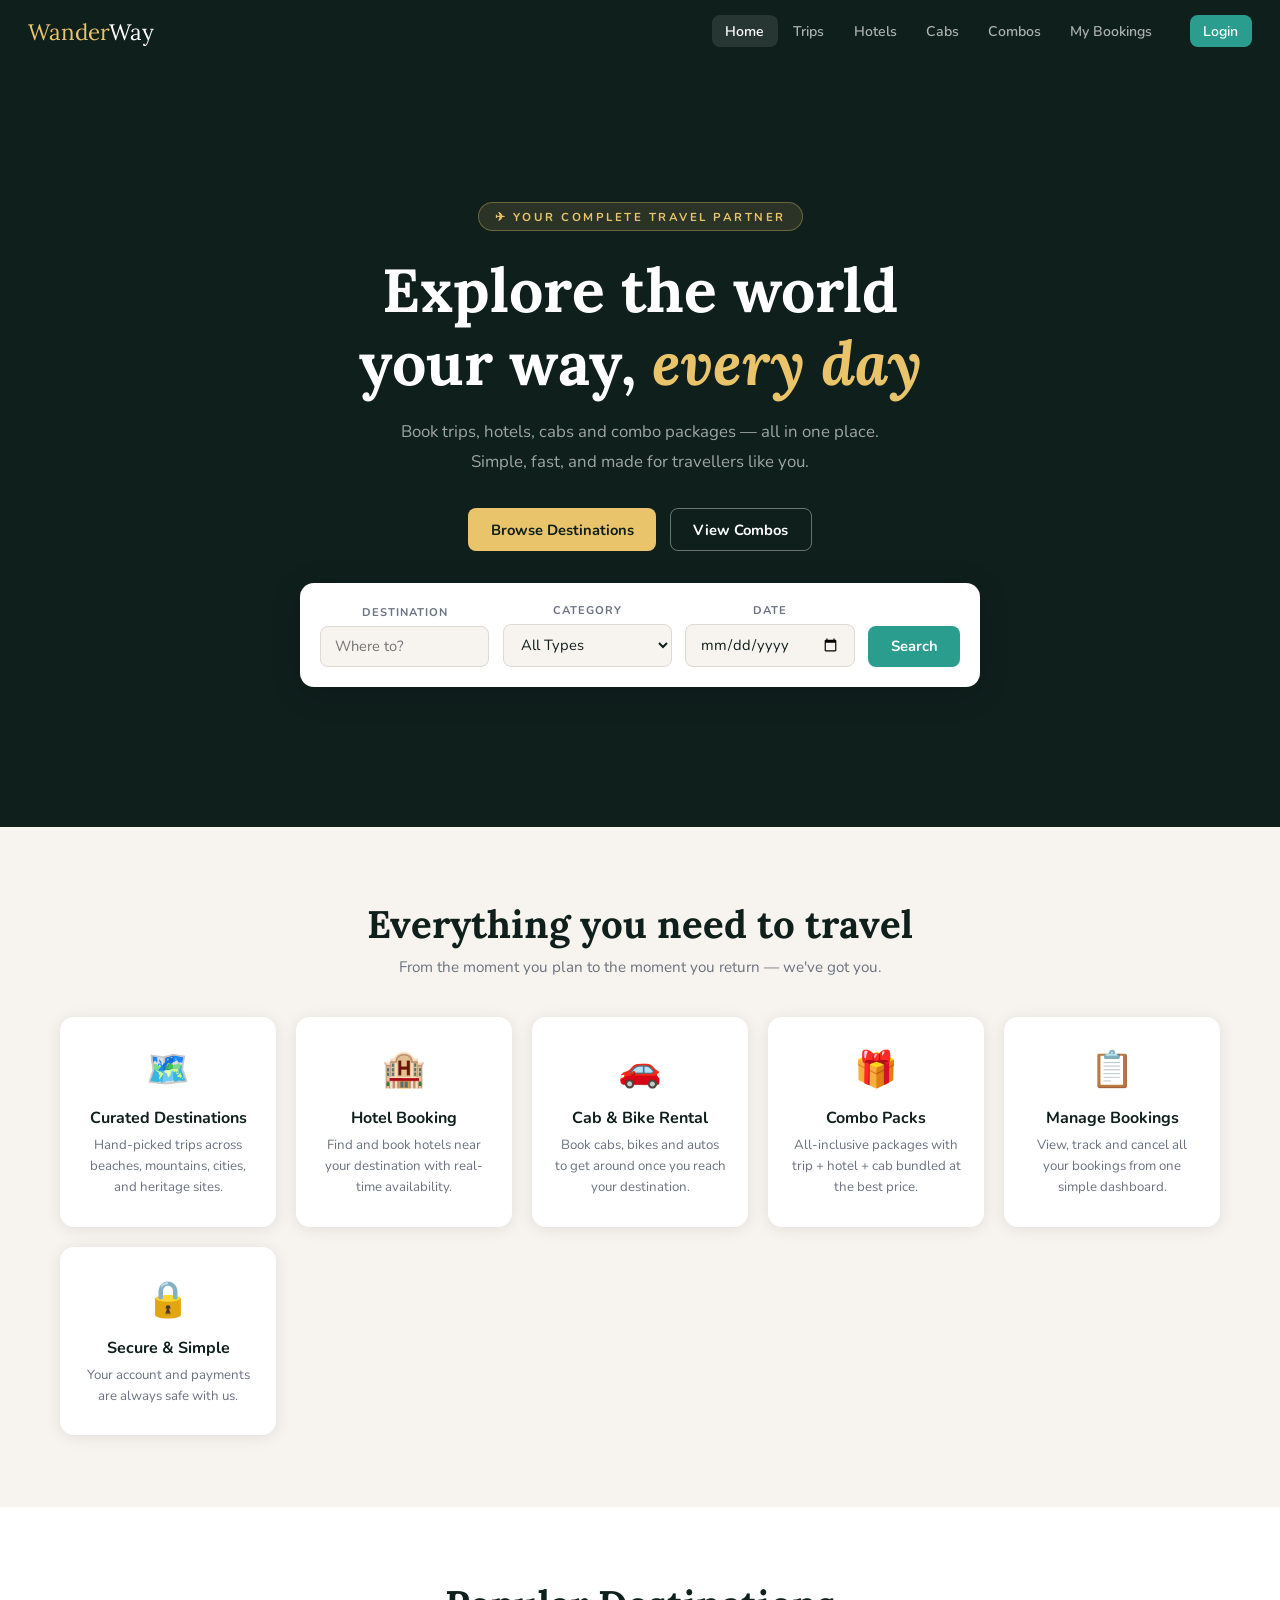
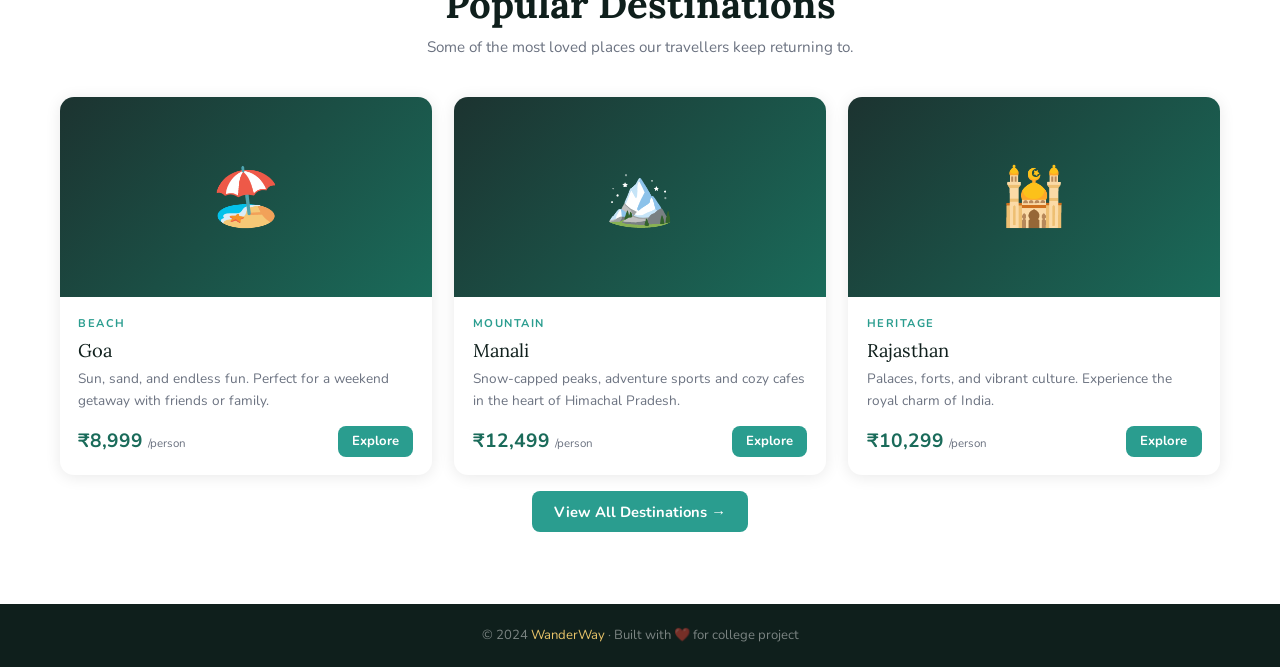
<file: index.html>
<!DOCTYPE html>
<html lang="en">
<head>
  <meta charset="UTF-8" />
  <meta name="viewport" content="width=device-width, initial-scale=1.0"/>
  <title>WanderWay — Travel Management</title>
  <link rel="stylesheet" href="style.css"/>
</head>
<body>

<nav>
  <a class="nav-logo" href="index.html">Wander<span>Way</span></a>
  <div class="nav-links">
    <a href="index.html" class="active">Home</a>
    <a href="destinations.html">Trips</a>
    <a href="hotels.html">Hotels</a>
    <a href="cabs.html">Cabs</a>
    <a href="combos.html">Combos</a>
    <a href="mybookings.html">My Bookings</a>
    <span id="nav-user"></span>
    <a href="login.html" class="btn-nav">Login</a>
  </div>
</nav>

<!-- HERO -->
<section class="hero">
  <div class="hero-content">
    <div class="hero-badge">✈ Your complete travel partner</div>
    <h1>Explore the world<br/>your way, <em>every day</em></h1>
    <p>Book trips, hotels, cabs and combo packages — all in one place. Simple, fast, and made for travellers like you.</p>
    <div class="hero-btns">
      <a href="destinations.html" class="btn btn-accent">Browse Destinations</a>
      <a href="combos.html" class="btn btn-outline">View Combos</a>
    </div>

    <div class="search-bar">
      <div class="field">
        <label>Destination</label>
        <input type="text" placeholder="Where to?" id="hero-search"/>
      </div>
      <div class="field">
        <label>Category</label>
        <select>
          <option>All Types</option>
          <option>Beach</option>
          <option>Mountain</option>
          <option>City</option>
          <option>Heritage</option>
        </select>
      </div>
      <div class="field">
        <label>Date</label>
        <input type="date"/>
      </div>
      <button class="btn btn-primary" onclick="goSearch()">Search</button>
    </div>
  </div>
</section>

<!-- FEATURES -->
<section class="section">
  <div class="container">
    <div class="section-header">
      <h2>Everything you need to travel</h2>
      <p>From the moment you plan to the moment you return — we've got you.</p>
    </div>
    <div class="features-grid">
      <div class="feature-item">
        <span class="feature-icon">🗺️</span>
        <h3>Curated Destinations</h3>
        <p>Hand-picked trips across beaches, mountains, cities, and heritage sites.</p>
      </div>
      <div class="feature-item">
        <span class="feature-icon">🏨</span>
        <h3>Hotel Booking</h3>
        <p>Find and book hotels near your destination with real-time availability.</p>
      </div>
      <div class="feature-item">
        <span class="feature-icon">🚗</span>
        <h3>Cab & Bike Rental</h3>
        <p>Book cabs, bikes and autos to get around once you reach your destination.</p>
      </div>
      <div class="feature-item">
        <span class="feature-icon">🎁</span>
        <h3>Combo Packs</h3>
        <p>All-inclusive packages with trip + hotel + cab bundled at the best price.</p>
      </div>
      <div class="feature-item">
        <span class="feature-icon">📋</span>
        <h3>Manage Bookings</h3>
        <p>View, track and cancel all your bookings from one simple dashboard.</p>
      </div>
      <div class="feature-item">
        <span class="feature-icon">🔒</span>
        <h3>Secure & Simple</h3>
        <p>Your account and payments are always safe with us.</p>
      </div>
    </div>
  </div>
</section>

<!-- POPULAR DESTINATIONS (static preview) -->
<section class="section section-alt">
  <div class="container">
    <div class="section-header">
      <h2>Popular Destinations</h2>
      <p>Some of the most loved places our travellers keep returning to.</p>
    </div>
    <div class="cards-grid">
      <div class="card">
        <div class="card-img-placeholder">🏖️</div>
        <div class="card-body">
          <div class="card-tag">Beach</div>
          <div class="card-title">Goa</div>
          <div class="card-desc">Sun, sand, and endless fun. Perfect for a weekend getaway with friends or family.</div>
          <div class="card-footer">
            <div class="card-price">₹8,999 <small>/person</small></div>
            <a href="destinations.html" class="btn btn-primary btn-sm">Explore</a>
          </div>
        </div>
      </div>
      <div class="card">
        <div class="card-img-placeholder">🏔️</div>
        <div class="card-body">
          <div class="card-tag">Mountain</div>
          <div class="card-title">Manali</div>
          <div class="card-desc">Snow-capped peaks, adventure sports and cozy cafes in the heart of Himachal Pradesh.</div>
          <div class="card-footer">
            <div class="card-price">₹12,499 <small>/person</small></div>
            <a href="destinations.html" class="btn btn-primary btn-sm">Explore</a>
          </div>
        </div>
      </div>
      <div class="card">
        <div class="card-img-placeholder">🕌</div>
        <div class="card-body">
          <div class="card-tag">Heritage</div>
          <div class="card-title">Rajasthan</div>
          <div class="card-desc">Palaces, forts, and vibrant culture. Experience the royal charm of India.</div>
          <div class="card-footer">
            <div class="card-price">₹10,299 <small>/person</small></div>
            <a href="destinations.html" class="btn btn-primary btn-sm">Explore</a>
          </div>
        </div>
      </div>
    </div>
    <div class="text-center mt-2">
      <a href="destinations.html" class="btn btn-primary">View All Destinations →</a>
    </div>
  </div>
</section>

<footer>
  <p>© 2024 <span>WanderWay</span> · Built with ❤️ for college project</p>
</footer>

<script src="app.js"></script>
<script>
function goSearch() {
  const q = document.getElementById('hero-search').value;
  if (q) window.location.href = 'destinations.html?q=' + encodeURIComponent(q);
  else   window.location.href = 'destinations.html';
}
</script>
</body>
</html>
</file>
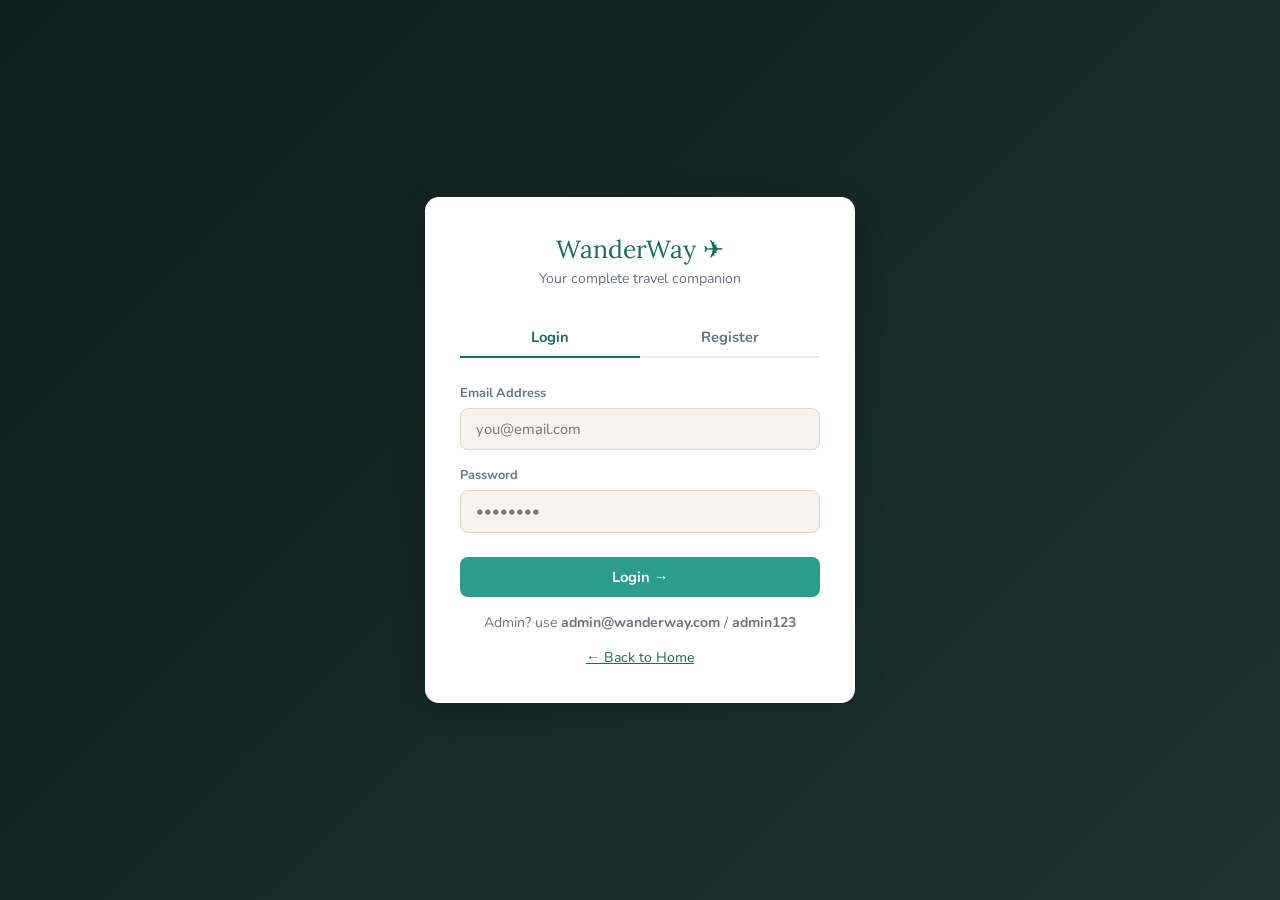
<file: admin.html>
<!DOCTYPE html>
<html lang="en">
<head>
  <meta charset="UTF-8"/>
  <meta name="viewport" content="width=device-width, initial-scale=1.0"/>
  <title>Admin — WanderWay</title>
  <link rel="stylesheet" href="style.css"/>
</head>
<body>

<div class="admin-layout">
  <!-- SIDEBAR -->
  <aside class="admin-sidebar">
    <div class="sidebar-logo">⚙ Admin</div>
    <a href="#" data-section="dashboard" class="active" onclick="adminShowSection('dashboard')">📊 Dashboard</a>
    <a href="#" data-section="bookings"  onclick="adminShowSection('bookings')">📋 All Bookings</a>
    <a href="#" data-section="users"     onclick="adminShowSection('users')">👥 Users</a>
    <a href="#" data-section="add-dest"  onclick="adminShowSection('add-dest')">🗺️ Add Destination</a>
    <a href="#" data-section="add-hotel" onclick="adminShowSection('add-hotel')">🏨 Add Hotel</a>
    <a href="#" data-section="add-cab"   onclick="adminShowSection('add-cab')">🚗 Add Cab</a>
    <a href="#" data-section="add-combo" onclick="adminShowSection('add-combo')">🎁 Add Combo</a>
    <a href="index.html" style="margin-top:auto">← Back to Site</a>
    <a href="#" class="logout-btn" style="color:#e63946">🚪 Logout</a>
  </aside>

  <!-- CONTENT -->
  <main class="admin-content">
    <div id="admin-alert"></div>

    <!-- DASHBOARD -->
    <div id="section-dashboard" class="admin-section">
      <h2>Dashboard</h2>
      <div class="admin-stats">
        <div class="stat-card">
          <div class="stat-label">Total Users</div>
          <div class="stat-value" id="stat-users">—</div>
        </div>
        <div class="stat-card">
          <div class="stat-label">Bookings</div>
          <div class="stat-value" id="stat-bookings">—</div>
        </div>
        <div class="stat-card">
          <div class="stat-label">Revenue</div>
          <div class="stat-value" id="stat-revenue">—</div>
        </div>
        <div class="stat-card">
          <div class="stat-label">Destinations</div>
          <div class="stat-value" id="stat-destinations">—</div>
        </div>
      </div>
    </div>

    <!-- ALL BOOKINGS -->
    <div id="section-bookings" class="admin-section hidden">
      <h2>All Bookings</h2>
      <div class="admin-table-wrap">
        <div style="overflow-x:auto;">
          <table class="bookings-table">
            <thead>
              <tr><th>User</th><th>Item</th><th>Type</th><th>Date</th><th>Total</th><th>Status</th></tr>
            </thead>
            <tbody id="admin-bookings-tbody">
              <tr><td colspan="6" class="text-center text-muted" style="padding:1rem">Loading...</td></tr>
            </tbody>
          </table>
        </div>
      </div>
    </div>

    <!-- USERS -->
    <div id="section-users" class="admin-section hidden">
      <h2>All Users</h2>
      <div class="admin-table-wrap">
        <div style="overflow-x:auto;">
          <table class="bookings-table">
            <thead>
              <tr><th>Name</th><th>Email</th><th>Phone</th><th>Role</th></tr>
            </thead>
            <tbody id="admin-users-tbody">
              <tr><td colspan="4" class="text-center text-muted" style="padding:1rem">Loading...</td></tr>
            </tbody>
          </table>
        </div>
      </div>
    </div>

    <!-- ADD DESTINATION -->
    <div id="section-add-dest" class="admin-section hidden">
      <h2>Add Destination</h2>
      <div class="admin-table-wrap" style="max-width:560px;">
        <form id="add-destination-form">
          <div class="form-group"><label>Name</label><input type="text" id="d-name" placeholder="e.g. Goa" required/></div>
          <div class="form-row">
            <div class="form-group"><label>Category</label>
              <select id="d-category">
                <option>Beach</option><option>Mountain</option><option>City</option><option>Heritage</option><option>Adventure</option>
              </select>
            </div>
            <div class="form-group"><label>Emoji</label><input type="text" id="d-emoji" placeholder="🌊" maxlength="2"/></div>
          </div>
          <div class="form-group"><label>Description</label><textarea id="d-description" rows="3" required></textarea></div>
          <div class="form-group"><label>Price per person (₹)</label><input type="number" id="d-price" required/></div>
          <button type="submit" class="btn btn-primary">Add Destination</button>
        </form>
      </div>
    </div>

    <!-- ADD HOTEL -->
    <div id="section-add-hotel" class="admin-section hidden">
      <h2>Add Hotel</h2>
      <div class="admin-table-wrap" style="max-width:560px;">
        <form id="add-hotel-form">
          <div class="form-row">
            <div class="form-group"><label>Hotel Name</label><input type="text" id="h-name" required/></div>
            <div class="form-group"><label>Location</label><input type="text" id="h-location" placeholder="e.g. Goa Beach" required/></div>
          </div>
          <div class="form-row">
            <div class="form-group"><label>Stars (1–5)</label><input type="number" id="h-stars" min="1" max="5" value="3" required/></div>
            <div class="form-group"><label>Emoji</label><input type="text" id="h-emoji" placeholder="🏨" maxlength="2"/></div>
          </div>
          <div class="form-group"><label>Description</label><textarea id="h-description" rows="3" required></textarea></div>
          <div class="form-group"><label>Price per night (₹)</label><input type="number" id="h-price" required/></div>
          <button type="submit" class="btn btn-primary">Add Hotel</button>
        </form>
      </div>
    </div>

    <!-- ADD CAB -->
    <div id="section-add-cab" class="admin-section hidden">
      <h2>Add Cab / Bike</h2>
      <div class="admin-table-wrap" style="max-width:560px;">
        <form id="add-cab-form">
          <div class="form-row">
            <div class="form-group"><label>Name</label><input type="text" id="c-name" placeholder="e.g. Swift Dzire" required/></div>
            <div class="form-group"><label>Type</label>
              <select id="c-type">
                <option>Cab</option><option>Bike</option><option>Auto</option><option>SUV</option><option>Luxury</option>
              </select>
            </div>
          </div>
          <div class="form-row">
            <div class="form-group"><label>Seats</label><input type="number" id="c-seats" value="4" min="1" max="10" required/></div>
            <div class="form-group"><label>Emoji</label><input type="text" id="c-emoji" placeholder="🚗" maxlength="2"/></div>
          </div>
          <div class="form-group"><label>Description</label><textarea id="c-description" rows="3" required></textarea></div>
          <div class="form-group"><label>Price per km (₹)</label><input type="number" id="c-price" step="0.5" required/></div>
          <button type="submit" class="btn btn-primary">Add Cab/Bike</button>
        </form>
      </div>
    </div>

    <!-- ADD COMBO -->
    <div id="section-add-combo" class="admin-section hidden">
      <h2>Add Combo Pack</h2>
      <div class="admin-table-wrap" style="max-width:560px;">
        <form id="add-combo-form">
          <div class="form-row">
            <div class="form-group"><label>Combo Name</label><input type="text" id="co-name" placeholder="e.g. Goa Bliss Pack" required/></div>
            <div class="form-group"><label>Destination</label><input type="text" id="co-destination" placeholder="e.g. Goa" required/></div>
          </div>
          <div class="form-row">
            <div class="form-group"><label>Duration (days)</label><input type="number" id="co-duration" value="3" min="1" required/></div>
            <div class="form-group"><label>Total Price/person (₹)</label><input type="number" id="co-price" required/></div>
          </div>
          <div class="form-group">
            <label>What's Included (one per line)</label>
            <textarea id="co-includes" rows="5" placeholder="3 nights hotel&#10;Return flights&#10;Cab transfers&#10;Breakfast included"></textarea>
          </div>
          <button type="submit" class="btn btn-primary">Add Combo Pack</button>
        </form>
      </div>
    </div>

  </main>
</div>

<script src="app.js"></script>
<script>
  if (!localStorage.getItem('token')) window.location.href = 'login.html';
  // Default show dashboard
  adminShowSection('dashboard');
</script>
</body>
</html>
</file>
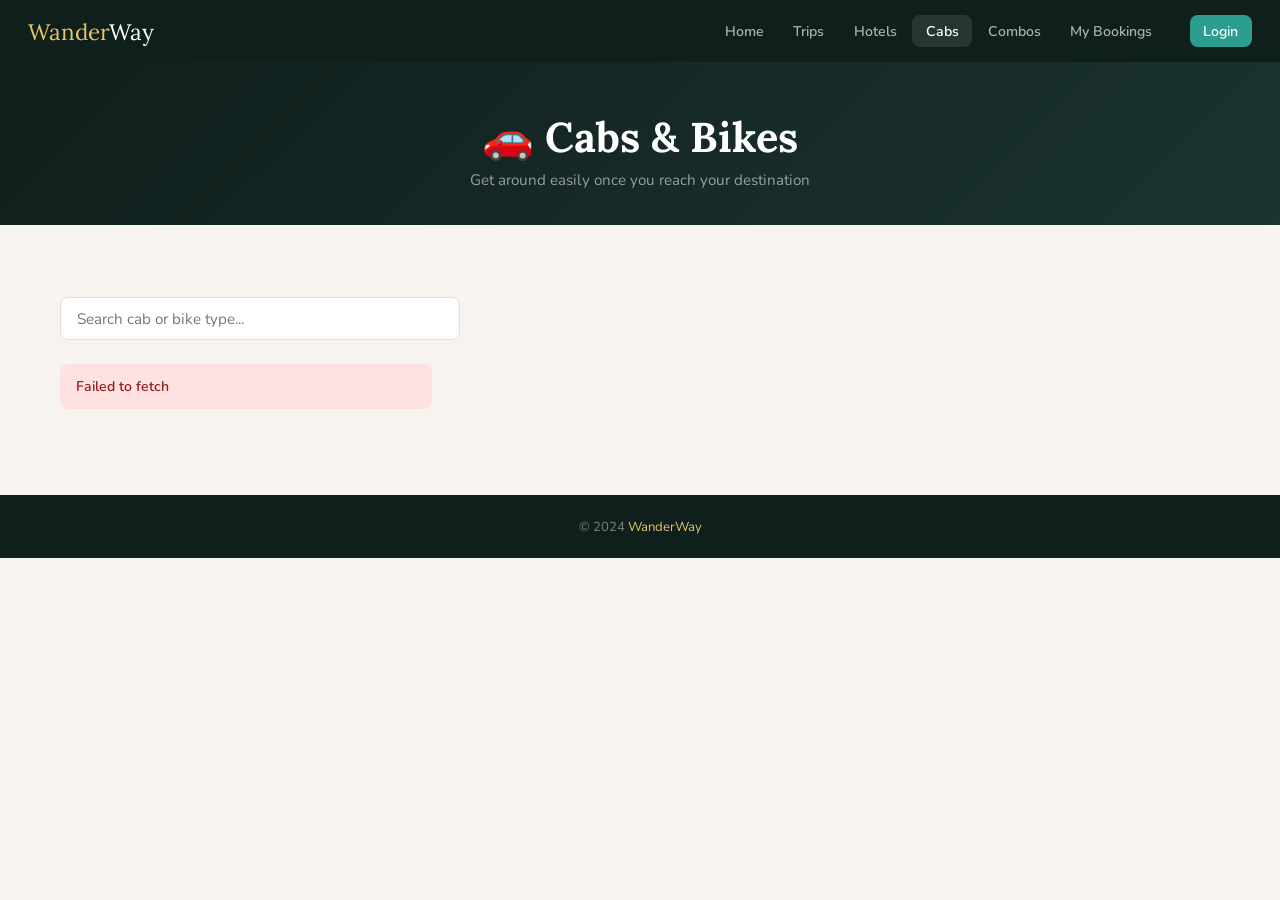
<file: cabs.html>
<!DOCTYPE html>
<html lang="en">
<head>
  <meta charset="UTF-8"/>
  <meta name="viewport" content="width=device-width, initial-scale=1.0"/>
  <title>Cabs & Bikes — WanderWay</title>
  <link rel="stylesheet" href="style.css"/>
</head>
<body>
<nav>
  <a class="nav-logo" href="index.html">Wander<span>Way</span></a>
  <div class="nav-links">
    <a href="index.html">Home</a>
    <a href="destinations.html">Trips</a>
    <a href="hotels.html">Hotels</a>
    <a href="cabs.html" class="active">Cabs</a>
    <a href="combos.html">Combos</a>
    <a href="mybookings.html">My Bookings</a>
    <span id="nav-user"></span>
    <a href="login.html" class="btn-nav">Login</a>
  </div>
</nav>

<div class="page-header">
  <h1>🚗 Cabs & Bikes</h1>
  <p>Get around easily once you reach your destination</p>
</div>

<section class="section">
  <div class="container">
    <div id="page-alert"></div>
    <div style="margin-bottom:1.5rem;">
      <input type="text" id="cab-search" placeholder="Search cab or bike type..." style="width:100%; max-width:400px; padding:0.65rem 1rem; border:1.5px solid #e5e0d8; border-radius:8px; font-family:inherit; font-size:0.95rem; outline:none;"/>
    </div>
    <div class="cards-grid" id="cabs-grid">
      <p class="text-muted">Loading...</p>
    </div>
  </div>
</section>

<div class="modal-overlay" id="booking-modal">
  <div class="modal">
    <div class="modal-header">
      <h3 id="booking-item-name">Book Cab/Bike</h3>
      <button class="modal-close" onclick="closeModal('booking-modal')">✕</button>
    </div>
    <div id="modal-alert"></div>
    <form id="booking-form">
      <div class="form-group">
        <label>Pickup Date</label>
        <input type="date" id="booking-date" required/>
      </div>
      <div class="form-group">
        <label id="booking-type-label">Distance (km)</label>
        <input type="number" id="booking-qty" value="10" min="1" required/>
      </div>
      <div class="form-group">
        <label>Pickup Location / Notes</label>
        <textarea id="booking-notes" rows="2" placeholder="Where to pick you up?"></textarea>
      </div>
      <div style="display:flex; justify-content:space-between; align-items:center; margin-bottom:1rem; padding:0.75rem; background:var(--gray-light); border-radius:8px;">
        <span style="color:var(--gray); font-size:0.9rem;">Rate: <span id="booking-unit-price">₹0</span>/km</span>
        <span style="font-weight:700; font-size:1.1rem; color:var(--primary)">Total: <span id="booking-total">₹0</span></span>
      </div>
      <button type="submit" class="btn btn-primary btn-full">Confirm Booking ✓</button>
    </form>
  </div>
</div>

<footer><p>© 2024 <span>WanderWay</span></p></footer>
<script src="app.js"></script>
</body>
</html>
</file>
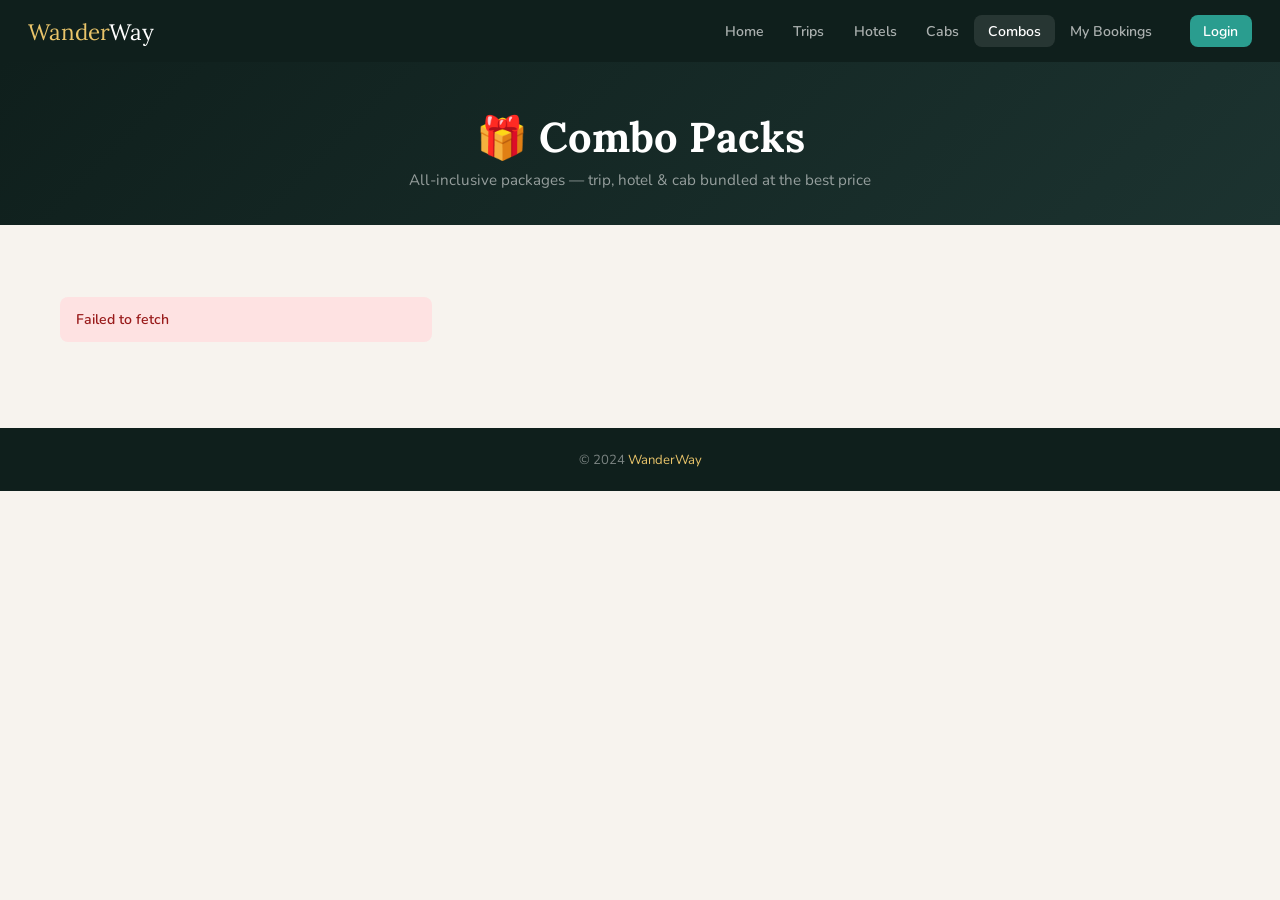
<file: combos.html>
<!DOCTYPE html>
<html lang="en">
<head>
  <meta charset="UTF-8"/>
  <meta name="viewport" content="width=device-width, initial-scale=1.0"/>
  <title>Combo Packs — WanderWay</title>
  <link rel="stylesheet" href="style.css"/>
</head>
<body>
<nav>
  <a class="nav-logo" href="index.html">Wander<span>Way</span></a>
  <div class="nav-links">
    <a href="index.html">Home</a>
    <a href="destinations.html">Trips</a>
    <a href="hotels.html">Hotels</a>
    <a href="cabs.html">Cabs</a>
    <a href="combos.html" class="active">Combos</a>
    <a href="mybookings.html">My Bookings</a>
    <span id="nav-user"></span>
    <a href="login.html" class="btn-nav">Login</a>
  </div>
</nav>

<div class="page-header">
  <h1>🎁 Combo Packs</h1>
  <p>All-inclusive packages — trip, hotel & cab bundled at the best price</p>
</div>

<section class="section">
  <div class="container">
    <div id="page-alert"></div>
    <div class="cards-grid" id="combos-grid">
      <p class="text-muted">Loading...</p>
    </div>
  </div>
</section>

<div class="modal-overlay" id="booking-modal">
  <div class="modal">
    <div class="modal-header">
      <h3 id="booking-item-name">Book Combo</h3>
      <button class="modal-close" onclick="closeModal('booking-modal')">✕</button>
    </div>
    <div id="modal-alert"></div>
    <form id="booking-form">
      <div class="form-group">
        <label>Travel Date</label>
        <input type="date" id="booking-date" required/>
      </div>
      <div class="form-group">
        <label id="booking-type-label">Persons</label>
        <input type="number" id="booking-qty" value="1" min="1" max="10" required/>
      </div>
      <div class="form-group">
        <label>Notes (optional)</label>
        <textarea id="booking-notes" rows="2" placeholder="Any special requests?"></textarea>
      </div>
      <div style="display:flex; justify-content:space-between; align-items:center; margin-bottom:1rem; padding:0.75rem; background:var(--gray-light); border-radius:8px;">
        <span style="color:var(--gray); font-size:0.9rem;">Per person: <span id="booking-unit-price">₹0</span></span>
        <span style="font-weight:700; font-size:1.1rem; color:var(--primary)">Total: <span id="booking-total">₹0</span></span>
      </div>
      <button type="submit" class="btn btn-primary btn-full">Confirm Booking ✓</button>
    </form>
  </div>
</div>

<footer><p>© 2024 <span>WanderWay</span></p></footer>
<script src="app.js"></script>
</body>
</html>
</file>
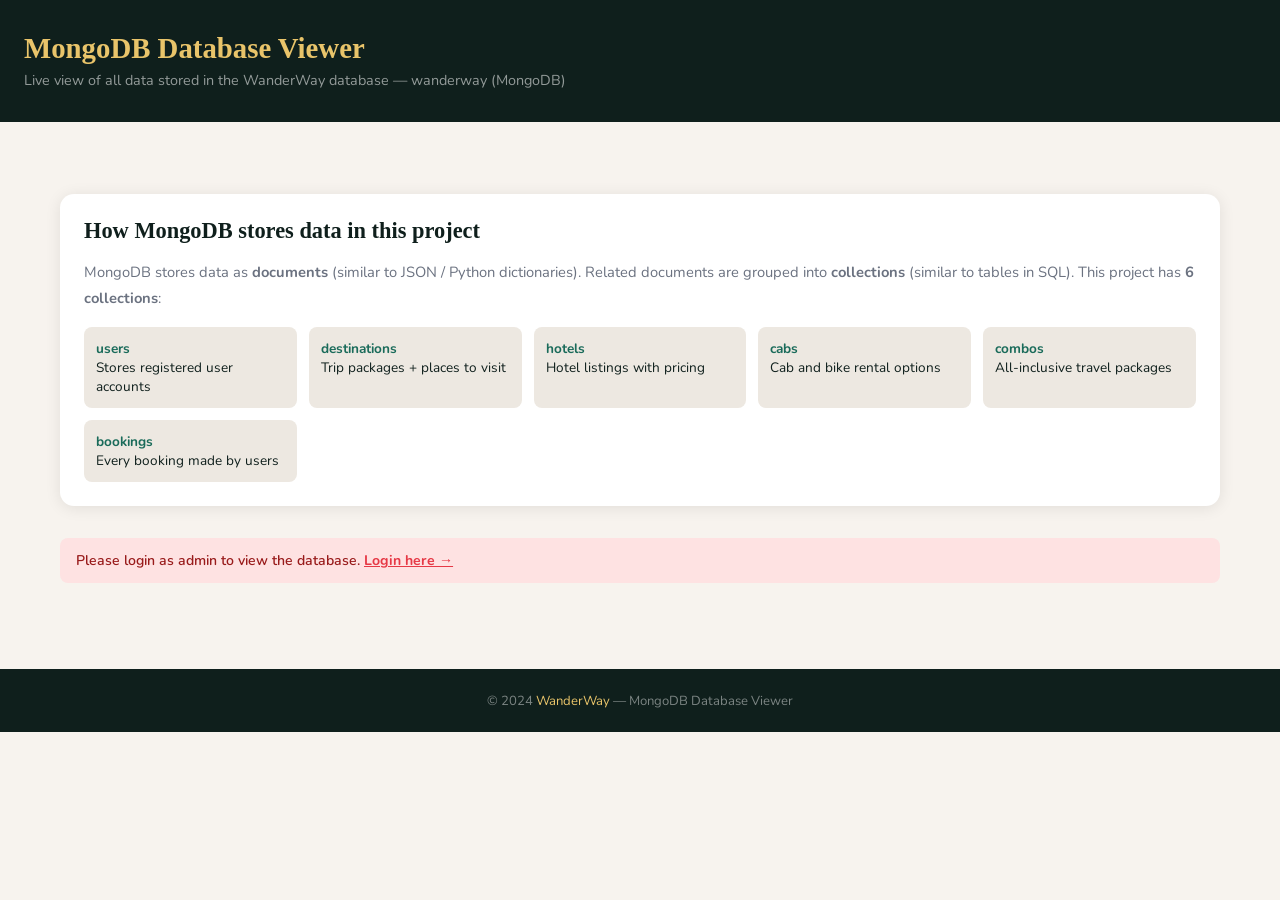
<file: dbviewer.html>
<!DOCTYPE html>
<html lang="en">
<head>
  <meta charset="UTF-8"/>
  <meta name="viewport" content="width=device-width, initial-scale=1.0"/>
  <title>MongoDB Viewer — WanderWay</title>
  <link rel="stylesheet" href="style.css"/>
  <style>
    .db-header { background: #0f1f1c; padding: 2rem 1.5rem; }
    .db-header h1 { font-family: 'Playfair Display', serif; color: #e9c46a; font-size: 1.8rem; margin-bottom: 0.3rem; }
    .db-header p { color: rgba(255,255,255,0.55); font-size: 0.9rem; }

    .collection-tabs { display: flex; gap: 0.5rem; flex-wrap: wrap; margin-bottom: 1.5rem; }
    .col-tab {
      padding: 0.5rem 1.1rem; border-radius: 6px; cursor: pointer;
      font-size: 0.85rem; font-weight: 600;
      background: var(--white); border: 1.5px solid #e5e0d8;
      color: var(--gray); transition: all 0.2s;
    }
    .col-tab.active { background: var(--primary); color: #fff; border-color: var(--primary); }
    .col-tab:hover:not(.active) { border-color: var(--primary-light); color: var(--primary); }

    .collection-panel { display: none; }
    .collection-panel.active { display: block; }

    .col-info {
      background: #e1f5ee; border-radius: 8px; padding: 0.75rem 1rem;
      font-size: 0.85rem; color: #085041; margin-bottom: 1rem;
      display: flex; justify-content: space-between; align-items: center;
    }
    .col-info strong { font-weight: 700; }

    .json-doc {
      background: #1c2b29; border-radius: 10px; padding: 1rem 1.2rem;
      margin-bottom: 1rem; font-family: monospace; font-size: 0.82rem;
      color: #a8d5c2; line-height: 1.7; overflow-x: auto;
    }
    .json-key   { color: #e9c46a; }
    .json-str   { color: #98d4b0; }
    .json-num   { color: #f4a261; }
    .json-bool  { color: #e07070; }
    .json-null  { color: #999; }

    .schema-box {
      background: var(--white); border: 1.5px solid #e5e0d8;
      border-radius: 10px; padding: 1.2rem; margin-bottom: 1.5rem;
    }
    .schema-box h4 { font-size: 0.9rem; font-weight: 600; margin-bottom: 0.75rem; color: var(--dark); }
    .schema-field {
      display: flex; gap: 0.75rem; align-items: flex-start;
      padding: 0.4rem 0; border-bottom: 1px solid var(--gray-light); font-size: 0.84rem;
    }
    .schema-field:last-child { border-bottom: none; }
    .sf-name { font-family: monospace; color: var(--primary); min-width: 140px; font-weight: 600; }
    .sf-type { background: #fef3c7; color: #92400e; padding: 1px 7px; border-radius: 4px; font-size: 0.74rem; font-weight: 600; min-width: 70px; text-align: center; }
    .sf-desc { color: var(--gray); }
  </style>
</head>
<body>

<div class="db-header">
  <h1>MongoDB Database Viewer</h1>
  <p>Live view of all data stored in the WanderWay database &mdash; wanderway (MongoDB)</p>
</div>

<section class="section">
  <div class="container">

    <!-- HOW IT WORKS explanation -->
    <div style="background:var(--white); border-radius:var(--radius); padding:1.5rem; box-shadow:var(--shadow); margin-bottom:2rem;">
      <h2 style="font-family:'Playfair Display',serif; font-size:1.4rem; margin-bottom:1rem;">How MongoDB stores data in this project</h2>
      <p style="color:var(--gray); font-size:0.92rem; line-height:1.75; margin-bottom:1rem;">
        MongoDB stores data as <strong>documents</strong> (similar to JSON / Python dictionaries). Related documents are grouped into <strong>collections</strong> (similar to tables in SQL). This project has <strong>6 collections</strong>:
      </p>
      <div style="display:grid; grid-template-columns: repeat(auto-fill, minmax(180px,1fr)); gap:0.75rem;">
        <div style="padding:0.75rem; background:var(--gray-light); border-radius:8px; font-size:0.85rem;"><strong style="color:var(--primary);">users</strong><br/>Stores registered user accounts</div>
        <div style="padding:0.75rem; background:var(--gray-light); border-radius:8px; font-size:0.85rem;"><strong style="color:var(--primary);">destinations</strong><br/>Trip packages + places to visit</div>
        <div style="padding:0.75rem; background:var(--gray-light); border-radius:8px; font-size:0.85rem;"><strong style="color:var(--primary);">hotels</strong><br/>Hotel listings with pricing</div>
        <div style="padding:0.75rem; background:var(--gray-light); border-radius:8px; font-size:0.85rem;"><strong style="color:var(--primary);">cabs</strong><br/>Cab and bike rental options</div>
        <div style="padding:0.75rem; background:var(--gray-light); border-radius:8px; font-size:0.85rem;"><strong style="color:var(--primary);">combos</strong><br/>All-inclusive travel packages</div>
        <div style="padding:0.75rem; background:var(--gray-light); border-radius:8px; font-size:0.85rem;"><strong style="color:var(--primary);">bookings</strong><br/>Every booking made by users</div>
      </div>
    </div>

    <div id="login-required" class="alert alert-error hidden">Please login as admin to view the database. <a href="login.html" style="color:var(--danger);font-weight:700">Login here →</a></div>
    <div id="loading-msg" style="text-align:center; color:var(--gray); padding:2rem;">Loading database...</div>
    <div id="db-content" class="hidden">

      <!-- COLLECTION TABS -->
      <div class="collection-tabs" id="col-tabs"></div>

      <!-- PANELS -->
      <div id="col-panels"></div>
    </div>
  </div>
</section>

<footer><p>© 2024 <span>WanderWay</span> &mdash; MongoDB Database Viewer</p></footer>

<script src="app.js"></script>
<script>
const SCHEMAS = {
  users: [
    {name:'_id', type:'ObjectId', desc:'Auto-generated unique ID by MongoDB'},
    {name:'name', type:'String', desc:'Full name of the user'},
    {name:'email', type:'String', desc:'Email address used to login'},
    {name:'phone', type:'String', desc:'Phone number (optional)'},
    {name:'role', type:'String', desc:'"user" or "admin"'},
  ],
  destinations: [
    {name:'_id', type:'ObjectId', desc:'Auto-generated unique ID'},
    {name:'name', type:'String', desc:'Name of the destination city'},
    {name:'category', type:'String', desc:'Beach / Mountain / Heritage / Nature / Adventure'},
    {name:'state', type:'String', desc:'Indian state this destination is in'},
    {name:'description', type:'String', desc:'Full description of the destination'},
    {name:'best_time', type:'String', desc:'Best months to visit'},
    {name:'duration', type:'String', desc:'Recommended trip duration'},
    {name:'price', type:'Number', desc:'Starting price per person in INR'},
    {name:'image', type:'String', desc:'URL of the destination cover photo'},
    {name:'places_to_visit', type:'Array', desc:'List of tourist places with name, type, description, image'},
  ],
  hotels: [
    {name:'_id', type:'ObjectId', desc:'Auto-generated unique ID'},
    {name:'name', type:'String', desc:'Hotel name'},
    {name:'location', type:'String', desc:'City or area where hotel is located'},
    {name:'stars', type:'Number', desc:'Star rating (1 to 5)'},
    {name:'description', type:'String', desc:'What the hotel offers'},
    {name:'price_per_night', type:'Number', desc:'Cost per night in INR'},
    {name:'image', type:'String', desc:'Photo URL of the hotel'},
  ],
  cabs: [
    {name:'_id', type:'ObjectId', desc:'Auto-generated unique ID'},
    {name:'name', type:'String', desc:'Vehicle name'},
    {name:'type', type:'String', desc:'Cab / Bike / Auto / SUV / Luxury'},
    {name:'seats', type:'Number', desc:'Seating capacity'},
    {name:'description', type:'String', desc:'Details about the vehicle'},
    {name:'price_per_km', type:'Number', desc:'Fare per kilometre in INR'},
    {name:'image', type:'String', desc:'Photo URL'},
  ],
  combos: [
    {name:'_id', type:'ObjectId', desc:'Auto-generated unique ID'},
    {name:'name', type:'String', desc:'Package name'},
    {name:'destination', type:'String', desc:'City this combo is for'},
    {name:'duration', type:'Number', desc:'Number of days'},
    {name:'total_price', type:'Number', desc:'All-inclusive price per person'},
    {name:'includes', type:'Array', desc:'List of things included in the package'},
    {name:'image', type:'String', desc:'Photo URL'},
  ],
  bookings: [
    {name:'_id', type:'ObjectId', desc:'Auto-generated unique ID'},
    {name:'user_id', type:'String', desc:'ID of the user who made the booking'},
    {name:'user_name', type:'String', desc:'Name of the user'},
    {name:'user_email', type:'String', desc:'Email of the user'},
    {name:'type', type:'String', desc:'trip / hotel / cab / combo'},
    {name:'item_name', type:'String', desc:'Name of the booked item'},
    {name:'date', type:'String', desc:'Date of travel or check-in'},
    {name:'qty', type:'Number', desc:'Number of persons / nights / km'},
    {name:'total_price', type:'Number', desc:'Total amount paid'},
    {name:'status', type:'String', desc:'"confirmed" or "cancelled"'},
    {name:'notes', type:'String', desc:'Any special requests by the user'},
  ],
};

function syntaxHighlight(obj) {
  const json = JSON.stringify(obj, null, 2);
  return json.replace(/("(\\u[a-zA-Z0-9]{4}|\\[^u]|[^\\"])*"(\s*:)?|\b(true|false|null)\b|-?\d+(?:\.\d*)?(?:[eE][+\-]?\d+)?)/g, (match) => {
    let cls = 'json-num';
    if (/^"/.test(match)) {
      cls = /:$/.test(match) ? 'json-key' : 'json-str';
    } else if (/true|false/.test(match)) cls = 'json-bool';
    else if (/null/.test(match)) cls = 'json-null';
    return `<span class="${cls}">${match}</span>`;
  });
}

function renderCollection(name, docs, schema) {
  const schemaHtml = `
    <div class="schema-box">
      <h4>Schema — fields stored in each "${name}" document</h4>
      ${schema.map(f => `
        <div class="schema-field">
          <span class="sf-name">${f.name}</span>
          <span class="sf-type">${f.type}</span>
          <span class="sf-desc">${f.desc}</span>
        </div>`).join('')}
    </div>`;

  const docsHtml = docs.length
    ? docs.slice(0,5).map(d => `<div class="json-doc"><pre>${syntaxHighlight(d)}</pre></div>`).join('')
    : '<p class="text-muted" style="padding:1rem">No documents in this collection yet.</p>';

  return `
    <div class="col-info">
      <span>Collection: <strong>${name}</strong> &mdash; ${docs.length} document${docs.length !== 1 ? 's' : ''} stored</span>
      <span style="font-size:0.78rem">Showing first ${Math.min(docs.length,5)} document(s)</span>
    </div>
    ${schemaHtml}
    <h4 style="font-size:0.95rem; font-weight:600; margin-bottom:0.75rem; color:var(--dark);">Live documents from MongoDB:</h4>
    ${docsHtml}`;
}

async function loadDB() {
  if (!getToken()) {
    document.getElementById('loading-msg').classList.add('hidden');
    document.getElementById('login-required').classList.remove('hidden');
    return;
  }
  try {
    const data = await api('/admin/db-viewer');
    document.getElementById('loading-msg').classList.add('hidden');
    document.getElementById('db-content').classList.remove('hidden');

    const names = ['users','destinations','hotels','cabs','combos','bookings'];
    const tabsEl = document.getElementById('col-tabs');
    const panelsEl = document.getElementById('col-panels');

    names.forEach((name, i) => {
      const btn = document.createElement('div');
      btn.className = 'col-tab' + (i === 0 ? ' active' : '');
      btn.textContent = name + ' (' + data[name].length + ')';
      btn.onclick = () => {
        document.querySelectorAll('.col-tab').forEach(t => t.classList.remove('active'));
        document.querySelectorAll('.collection-panel').forEach(p => p.classList.remove('active'));
        btn.classList.add('active');
        document.getElementById('panel-' + name).classList.add('active');
      };
      tabsEl.appendChild(btn);

      const panel = document.createElement('div');
      panel.className = 'collection-panel' + (i === 0 ? ' active' : '');
      panel.id = 'panel-' + name;
      panel.innerHTML = renderCollection(name, data[name], SCHEMAS[name] || []);
      panelsEl.appendChild(panel);
    });
  } catch (err) {
    document.getElementById('loading-msg').textContent = 'Error: ' + err.message + ' — Make sure you are logged in as admin.';
  }
}

loadDB();
</script>
</body>
</html>
</file>
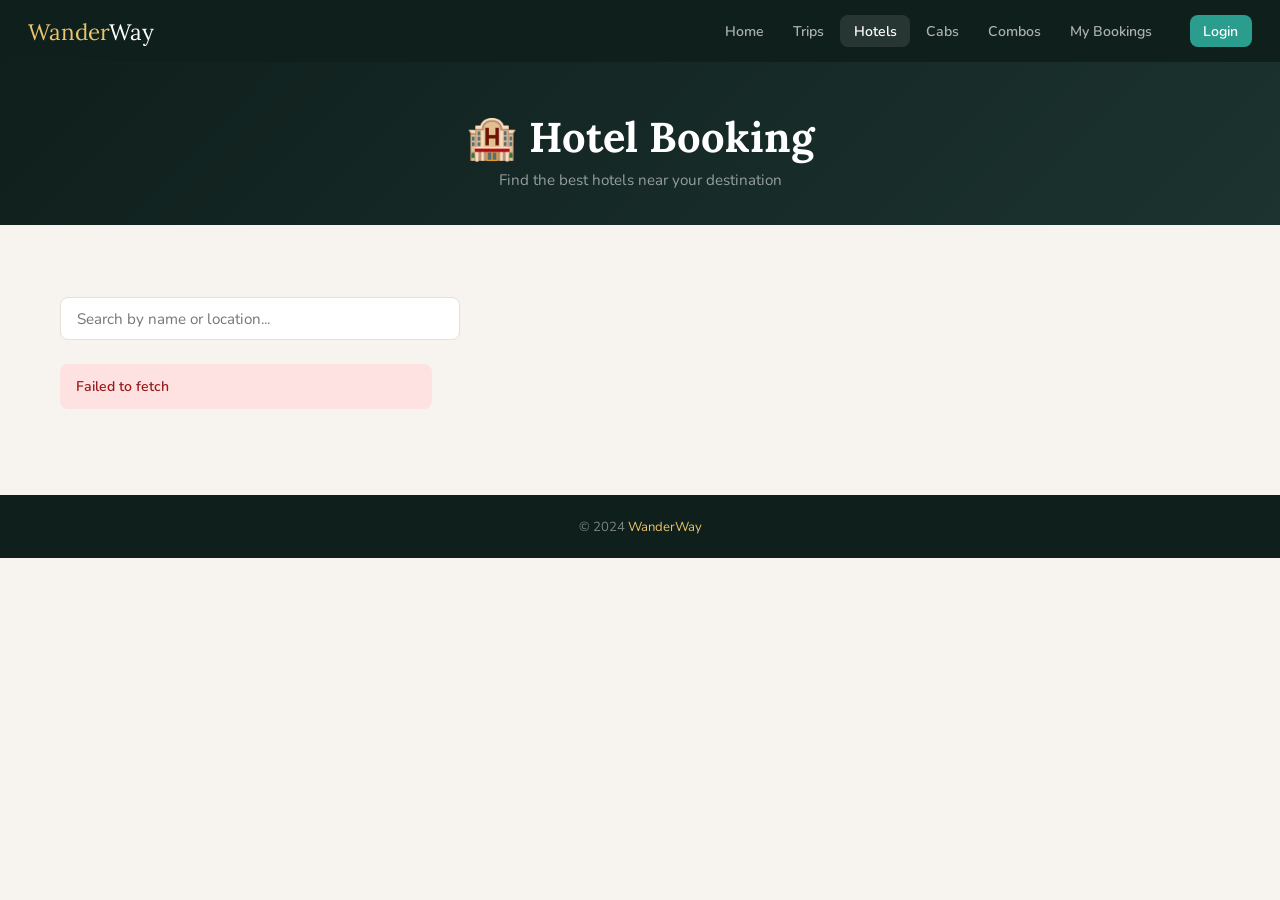
<file: hotels.html>
<!DOCTYPE html>
<html lang="en">
<head>
  <meta charset="UTF-8"/>
  <meta name="viewport" content="width=device-width, initial-scale=1.0"/>
  <title>Hotels — WanderWay</title>
  <link rel="stylesheet" href="style.css"/>
</head>
<body>
<nav>
  <a class="nav-logo" href="index.html">Wander<span>Way</span></a>
  <div class="nav-links">
    <a href="index.html">Home</a>
    <a href="destinations.html">Trips</a>
    <a href="hotels.html" class="active">Hotels</a>
    <a href="cabs.html">Cabs</a>
    <a href="combos.html">Combos</a>
    <a href="mybookings.html">My Bookings</a>
    <span id="nav-user"></span>
    <a href="login.html" class="btn-nav">Login</a>
  </div>
</nav>

<div class="page-header">
  <h1>🏨 Hotel Booking</h1>
  <p>Find the best hotels near your destination</p>
</div>

<section class="section">
  <div class="container">
    <div id="page-alert"></div>
    <div style="margin-bottom:1.5rem;">
      <input type="text" id="hotel-search" placeholder="Search by name or location..." style="width:100%; max-width:400px; padding:0.65rem 1rem; border:1.5px solid #e5e0d8; border-radius:8px; font-family:inherit; font-size:0.95rem; outline:none;"/>
    </div>
    <div class="cards-grid" id="hotels-grid">
      <p class="text-muted">Loading...</p>
    </div>
  </div>
</section>

<!-- BOOKING MODAL (same structure reused) -->
<div class="modal-overlay" id="booking-modal">
  <div class="modal">
    <div class="modal-header">
      <h3 id="booking-item-name">Book Hotel</h3>
      <button class="modal-close" onclick="closeModal('booking-modal')">✕</button>
    </div>
    <div id="modal-alert"></div>
    <form id="booking-form">
      <div class="form-group">
        <label>Check-in Date</label>
        <input type="date" id="booking-date" required/>
      </div>
      <div class="form-group">
        <label id="booking-type-label">Nights</label>
        <input type="number" id="booking-qty" value="1" min="1" max="30" required/>
      </div>
      <div class="form-group">
        <label>Special Requests (optional)</label>
        <textarea id="booking-notes" rows="2" placeholder="Room preference, early check-in, etc."></textarea>
      </div>
      <div style="display:flex; justify-content:space-between; align-items:center; margin-bottom:1rem; padding:0.75rem; background:var(--gray-light); border-radius:8px;">
        <span style="color:var(--gray); font-size:0.9rem;">Per night: <span id="booking-unit-price">₹0</span></span>
        <span style="font-weight:700; font-size:1.1rem; color:var(--primary)">Total: <span id="booking-total">₹0</span></span>
      </div>
      <button type="submit" class="btn btn-primary btn-full">Confirm Booking ✓</button>
    </form>
  </div>
</div>

<footer><p>© 2024 <span>WanderWay</span></p></footer>
<script src="app.js"></script>
</body>
</html>
</file>
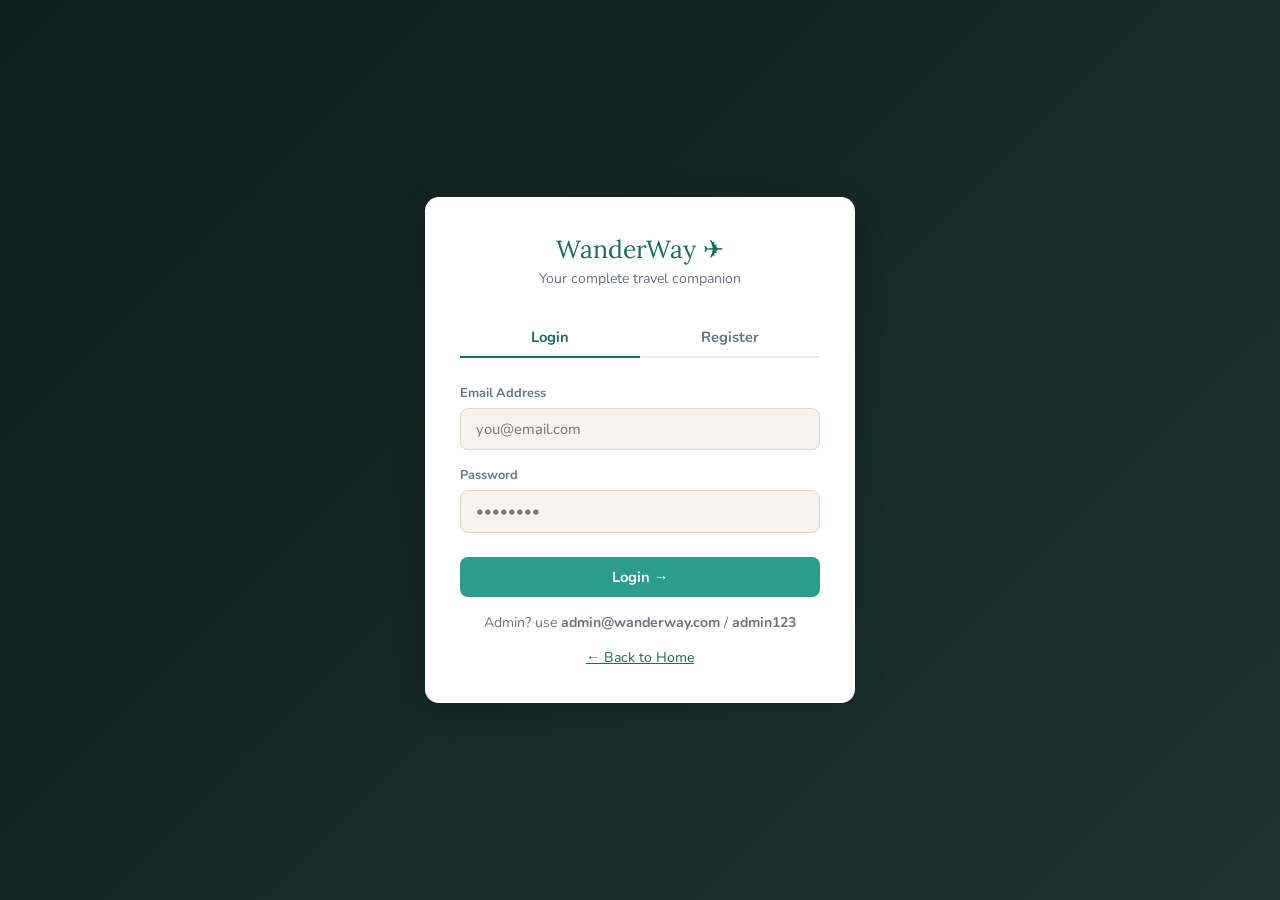
<file: login.html>
<!DOCTYPE html>
<html lang="en">
<head>
  <meta charset="UTF-8"/>
  <meta name="viewport" content="width=device-width, initial-scale=1.0"/>
  <title>Login — WanderWay</title>
  <link rel="stylesheet" href="style.css"/>
</head>
<body>
<div class="auth-page">
  <div class="auth-box">
    <div class="auth-logo">WanderWay ✈</div>
    <p class="auth-sub">Your complete travel companion</p>

    <div id="alert-box"></div>

    <div class="tabs">
      <div class="tab active" data-tab="login">Login</div>
      <div class="tab" data-tab="register">Register</div>
    </div>

    <!-- LOGIN -->
    <div id="panel-login" class="tab-panel">
      <form id="login-form">
        <div class="form-group">
          <label>Email Address</label>
          <input type="email" id="login-email" placeholder="you@email.com" required/>
        </div>
        <div class="form-group">
          <label>Password</label>
          <input type="password" id="login-password" placeholder="••••••••" required/>
        </div>
        <button type="submit" class="btn btn-primary btn-full" style="margin-top:0.5rem">Login →</button>
      </form>
      <p class="text-muted text-center mt-2">
        Admin? use <strong>admin@wanderway.com</strong> / <strong>admin123</strong>
      </p>
    </div>

    <!-- REGISTER -->
    <div id="panel-register" class="tab-panel hidden">
      <form id="register-form">
        <div class="form-group">
          <label>Full Name</label>
          <input type="text" id="reg-name" placeholder="Your name" required/>
        </div>
        <div class="form-row">
          <div class="form-group">
            <label>Email</label>
            <input type="email" id="reg-email" placeholder="you@email.com" required/>
          </div>
          <div class="form-group">
            <label>Phone</label>
            <input type="tel" id="reg-phone" placeholder="9876543210"/>
          </div>
        </div>
        <div class="form-group">
          <label>Password</label>
          <input type="password" id="reg-password" placeholder="Min 6 characters" required/>
        </div>
        <button type="submit" class="btn btn-primary btn-full" style="margin-top:0.5rem">Create Account →</button>
      </form>
    </div>

    <p class="text-muted text-center mt-2">
      <a href="index.html" style="color:var(--primary)">← Back to Home</a>
    </p>
  </div>
</div>
<script src="app.js"></script>
</body>
</html>
</file>
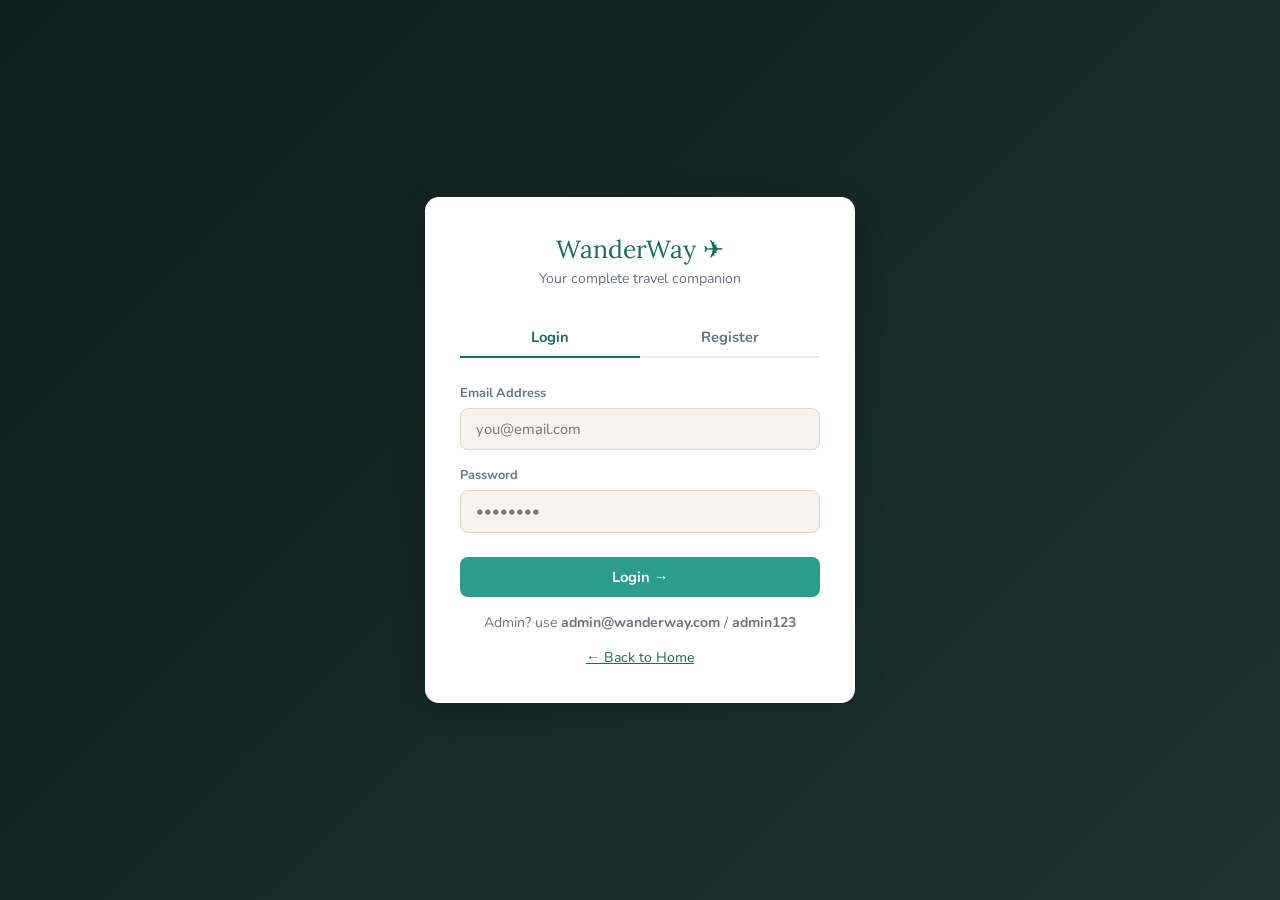
<file: mybookings.html>
<!DOCTYPE html>
<html lang="en">
<head>
  <meta charset="UTF-8"/>
  <meta name="viewport" content="width=device-width, initial-scale=1.0"/>
  <title>My Bookings — WanderWay</title>
  <link rel="stylesheet" href="style.css"/>
</head>
<body>
<nav>
  <a class="nav-logo" href="index.html">Wander<span>Way</span></a>
  <div class="nav-links">
    <a href="index.html">Home</a>
    <a href="destinations.html">Trips</a>
    <a href="hotels.html">Hotels</a>
    <a href="cabs.html">Cabs</a>
    <a href="combos.html">Combos</a>
    <a href="mybookings.html" class="active">My Bookings</a>
    <span id="nav-user"></span>
    <button class="logout-btn btn btn-sm" style="background:transparent;border:1px solid rgba(255,255,255,0.3);color:white;">Logout</button>
  </div>
</nav>

<div class="page-header">
  <h1>📋 My Bookings</h1>
  <p>View and manage all your travel bookings</p>
</div>

<section class="section">
  <div class="container">
    <div id="page-alert"></div>
    <div style="background:var(--white); border-radius:var(--radius); padding:1.5rem; box-shadow:var(--shadow); overflow-x:auto;">
      <table class="bookings-table">
        <thead>
          <tr>
            <th>Item</th>
            <th>Type</th>
            <th>Date</th>
            <th>Qty</th>
            <th>Total</th>
            <th>Status</th>
          </tr>
        </thead>
        <tbody id="bookings-tbody">
          <tr><td colspan="6" class="text-center text-muted" style="padding:2rem">Loading...</td></tr>
        </tbody>
      </table>
    </div>
  </div>
</section>

<footer><p>© 2024 <span>WanderWay</span></p></footer>
<script src="app.js"></script>
<script>
  // Redirect to login if not logged in
  if (!localStorage.getItem('token')) window.location.href = 'login.html';
</script>
</body>
</html>
</file>
<file: style.css>
@import url('https://fonts.googleapis.com/css2?family=Lora:ital,wght@0,400;0,600;1,400&family=Nunito:wght@300;400;600;700&display=swap');

:root {
  --primary: #1a6b5a;
  --primary-light: #2a9d8f;
  --accent: #e9c46a;
  --accent-dark: #f4a261;
  --dark: #0f1f1c;
  --dark2: #1c3330;
  --light: #f7f3ee;
  --white: #ffffff;
  --gray: #6b7280;
  --gray-light: #ede8e1;
  --danger: #e63946;
  --shadow: 0 2px 16px rgba(0,0,0,0.09);
  --shadow-lg: 0 6px 32px rgba(0,0,0,0.14);
  --radius: 14px;
  --radius-sm: 8px;
}

* { margin: 0; padding: 0; box-sizing: border-box; }

body {
  font-family: 'Nunito', sans-serif;
  background: var(--light);
  color: var(--dark);
  min-height: 100vh;
}

/* ── NAV ── */
nav {
  background: var(--dark);
  padding: 0 1.75rem;
  display: flex;
  align-items: center;
  justify-content: space-between;
  height: 62px;
  position: sticky;
  top: 0;
  z-index: 100;
}

.nav-logo {
  font-family: 'Lora', serif;
  font-size: 1.4rem;
  color: var(--accent);
  text-decoration: none;
}
.nav-logo span { color: var(--white); }

.nav-links { display: flex; gap: 2px; align-items: center; }
.nav-links a {
  color: rgba(255,255,255,0.65);
  text-decoration: none;
  font-size: 0.88rem;
  font-weight: 600;
  padding: 0.4rem 0.85rem;
  border-radius: var(--radius-sm);
  transition: all 0.18s;
}
.nav-links a:hover, .nav-links a.active { color: #fff; background: rgba(255,255,255,0.1); }
.nav-links a.btn-nav { background: var(--primary-light); color: #fff; margin-left: 4px; }
.nav-links a.btn-nav:hover { background: var(--primary); }
#nav-user { color: var(--accent); font-weight: 700; font-size: 0.82rem; padding: 0 0.5rem; }

/* ── HERO ── */
.hero {
  background: var(--dark);
  min-height: 85vh;
  display: flex;
  flex-direction: column;
  align-items: center;
  justify-content: center;
  text-align: center;
  padding: 3rem 1.5rem;
  position: relative;
  overflow: hidden;
}
.hero::before {
  content: '';
  position: absolute; inset: 0;
  background: url('https://images.unsplash.com/photo-1469474968028-56623f02e42e?w=1600&q=80') center/cover no-repeat;
  opacity: 0.13;
}
.hero-content { position: relative; z-index: 1; max-width: 680px; }
.hero-badge {
  display: inline-block;
  background: rgba(233,196,106,0.12);
  border: 1px solid rgba(233,196,106,0.35);
  color: var(--accent);
  font-size: 0.72rem;
  font-weight: 700;
  letter-spacing: 2.5px;
  text-transform: uppercase;
  padding: 0.35rem 1rem;
  border-radius: 100px;
  margin-bottom: 1.4rem;
}
.hero h1 {
  font-family: 'Lora', serif;
  font-size: clamp(2.2rem, 5.5vw, 3.8rem);
  color: var(--white);
  line-height: 1.2;
  margin-bottom: 1.1rem;
}
.hero h1 em { color: var(--accent); font-style: italic; }
.hero p {
  color: rgba(255,255,255,0.6);
  font-size: 1.05rem;
  line-height: 1.75;
  margin-bottom: 2rem;
  max-width: 520px;
  margin-left: auto; margin-right: auto;
}
.hero-btns { display: flex; gap: 0.85rem; justify-content: center; flex-wrap: wrap; }

/* ── SEARCH BAR ── */
.search-bar {
  background: var(--white);
  border-radius: var(--radius);
  padding: 1.25rem;
  display: flex;
  gap: 0.85rem;
  align-items: flex-end;
  flex-wrap: wrap;
  margin: 2rem auto 0;
  max-width: 820px;
  width: 100%;
  box-shadow: var(--shadow-lg);
}
.search-bar .field { flex: 1; min-width: 150px; }
.search-bar .field label {
  font-size: 0.7rem; font-weight: 700; color: var(--gray);
  text-transform: uppercase; letter-spacing: 1px;
  display: block; margin-bottom: 0.35rem;
}
.search-bar .field input, .search-bar .field select {
  width: 100%;
  border: 1.5px solid #ddd8d0;
  border-radius: var(--radius-sm);
  padding: 0.6rem 0.85rem;
  font-family: 'Nunito', sans-serif;
  font-size: 0.92rem;
  background: var(--light);
  color: var(--dark);
  outline: none;
  transition: border-color 0.18s;
}
.search-bar .field input:focus, .search-bar .field select:focus { border-color: var(--primary-light); }

/* ── BUTTONS ── */
.btn {
  display: inline-flex; align-items: center; gap: 0.4rem;
  padding: 0.65rem 1.4rem;
  border-radius: var(--radius-sm);
  font-family: 'Nunito', sans-serif;
  font-size: 0.92rem; font-weight: 700;
  cursor: pointer; border: none; text-decoration: none;
  transition: all 0.18s;
}
.btn-primary { background: var(--primary-light); color: #fff; }
.btn-primary:hover { background: var(--primary); transform: translateY(-1px); }
.btn-accent { background: var(--accent); color: var(--dark); }
.btn-accent:hover { background: var(--accent-dark); transform: translateY(-1px); }
.btn-outline { background: transparent; color: #fff; border: 1.5px solid rgba(255,255,255,0.38); }
.btn-outline:hover { background: rgba(255,255,255,0.1); }
.btn-danger { background: var(--danger); color: #fff; }
.btn-danger:hover { opacity: 0.87; }
.btn-sm { padding: 0.4rem 0.9rem; font-size: 0.82rem; }
.btn-full { width: 100%; justify-content: center; }

/* ── SECTION ── */
.section { padding: 4.5rem 1.5rem; }
.section-alt { background: var(--white); }
.container { max-width: 1160px; margin: 0 auto; }

.section-header { text-align: center; margin-bottom: 2.5rem; }
.section-header h2 { font-family: 'Lora', serif; font-size: clamp(1.7rem, 3.5vw, 2.4rem); color: var(--dark); margin-bottom: 0.5rem; }
.section-header p { color: var(--gray); font-size: 0.95rem; }

/* ── CARDS ── */
.cards-grid { display: grid; grid-template-columns: repeat(auto-fill, minmax(280px, 1fr)); gap: 1.4rem; }

.card {
  background: var(--white);
  border-radius: var(--radius);
  overflow: hidden;
  box-shadow: var(--shadow);
  transition: transform 0.22s, box-shadow 0.22s;
}
.card:hover { transform: translateY(-4px); box-shadow: var(--shadow-lg); }

.card-img { width: 100%; height: 200px; object-fit: cover; display: block; }
.card-img-placeholder {
  width: 100%; height: 200px;
  background: linear-gradient(135deg, var(--dark2), var(--primary));
  display: flex; align-items: center; justify-content: center;
  font-size: 3.5rem;
}

.card-body { padding: 1.15rem; }
.card-tag { font-size: 0.7rem; font-weight: 700; letter-spacing: 1.5px; text-transform: uppercase; color: var(--primary-light); margin-bottom: 0.45rem; }
.card-title { font-family: 'Lora', serif; font-size: 1.15rem; margin-bottom: 0.4rem; color: var(--dark); }
.card-desc { font-size: 0.85rem; color: var(--gray); line-height: 1.6; margin-bottom: 0.9rem; }
.card-footer { display: flex; justify-content: space-between; align-items: center; }
.card-price { font-size: 1.2rem; font-weight: 700; color: var(--primary); }
.card-price small { font-size: 0.72rem; font-weight: 400; color: var(--gray); }

/* ── FEATURES ── */
.features-grid { display: grid; grid-template-columns: repeat(auto-fill, minmax(210px, 1fr)); gap: 1.25rem; }
.feature-item {
  background: var(--white); border-radius: var(--radius);
  padding: 1.75rem 1.4rem; text-align: center; box-shadow: var(--shadow);
  transition: transform 0.2s;
}
.feature-item:hover { transform: translateY(-3px); }
.feature-icon { font-size: 2.2rem; margin-bottom: 0.9rem; display: block; }
.feature-item h3 { font-size: 1rem; font-weight: 700; margin-bottom: 0.35rem; }
.feature-item p { font-size: 0.83rem; color: var(--gray); line-height: 1.6; }

/* ── AUTH ── */
.auth-page {
  min-height: 100vh; display: flex; align-items: center; justify-content: center;
  background: linear-gradient(135deg, var(--dark) 0%, var(--dark2) 100%);
  padding: 2rem;
}
.auth-box {
  background: var(--white); border-radius: var(--radius);
  padding: 2.2rem; width: 100%; max-width: 430px; box-shadow: var(--shadow-lg);
}
.auth-logo { font-family: 'Lora', serif; font-size: 1.55rem; color: var(--primary); text-align: center; margin-bottom: 0.3rem; }
.auth-sub { text-align: center; color: var(--gray); font-size: 0.88rem; margin-bottom: 1.8rem; }

.tabs { display: flex; border-bottom: 2px solid var(--gray-light); margin-bottom: 1.6rem; }
.tab {
  flex: 1; padding: 0.6rem; text-align: center; font-weight: 700;
  font-size: 0.92rem; cursor: pointer; color: var(--gray);
  border-bottom: 2px solid transparent; margin-bottom: -2px; transition: all 0.18s;
}
.tab.active { color: var(--primary); border-bottom-color: var(--primary); }

.form-group { margin-bottom: 1rem; }
.form-group label { font-size: 0.8rem; font-weight: 700; color: var(--gray); display: block; margin-bottom: 0.35rem; }
.form-group input, .form-group select, .form-group textarea {
  width: 100%; border: 1.5px solid #ddd8d0; border-radius: var(--radius-sm);
  padding: 0.65rem 0.95rem;
  font-family: 'Nunito', sans-serif; font-size: 0.92rem;
  background: var(--light); color: var(--dark); outline: none; transition: border-color 0.18s;
}
.form-group input:focus, .form-group select:focus, .form-group textarea:focus { border-color: var(--primary-light); background: var(--white); }
.form-row { display: grid; grid-template-columns: 1fr 1fr; gap: 1rem; }

/* ── PAGE HEADER ── */
.page-header {
  background: linear-gradient(135deg, var(--dark) 0%, var(--dark2) 100%);
  padding: 3rem 1.5rem 2.2rem; text-align: center;
}
.page-header h1 { font-family: 'Lora', serif; font-size: clamp(1.7rem, 4vw, 2.6rem); color: var(--white); margin-bottom: 0.45rem; }
.page-header p { color: rgba(255,255,255,0.55); font-size: 0.95rem; }

/* ── BOOKING MODAL ── */
.modal-overlay {
  position: fixed; inset: 0; background: rgba(0,0,0,0.5); z-index: 200;
  display: flex; align-items: center; justify-content: center; padding: 1rem;
  opacity: 0; pointer-events: none; transition: opacity 0.22s;
}
.modal-overlay.open { opacity: 1; pointer-events: all; }
.modal {
  background: var(--white); border-radius: var(--radius); padding: 1.8rem;
  width: 100%; max-width: 480px; box-shadow: var(--shadow-lg);
  transform: translateY(16px); transition: transform 0.22s;
}
.modal-overlay.open .modal { transform: translateY(0); }
.modal-header { display: flex; justify-content: space-between; align-items: center; margin-bottom: 1.4rem; }
.modal-header h3 { font-family: 'Lora', serif; font-size: 1.3rem; }
.modal-close { background: none; border: none; font-size: 1.3rem; cursor: pointer; color: var(--gray); }

/* ── BOOKINGS TABLE ── */
.bookings-table { width: 100%; border-collapse: collapse; }
.bookings-table th {
  text-align: left; padding: 0.7rem 1rem; font-size: 0.75rem;
  font-weight: 700; letter-spacing: 1px; text-transform: uppercase;
  color: var(--gray); border-bottom: 2px solid var(--gray-light);
}
.bookings-table td { padding: 0.9rem 1rem; font-size: 0.9rem; border-bottom: 1px solid var(--gray-light); vertical-align: middle; }
.bookings-table tr:last-child td { border-bottom: none; }
.bookings-table tr:hover td { background: var(--light); }

.badge { display: inline-block; padding: 0.22rem 0.65rem; border-radius: 100px; font-size: 0.72rem; font-weight: 700; }
.badge-success { background: #d1fae5; color: #065f46; }
.badge-warning { background: #fef3c7; color: #92400e; }
.badge-danger  { background: #fee2e2; color: #991b1b; }

/* ── COMBO CARD ── */
.combo-card {
  background: var(--white); border-radius: var(--radius); overflow: hidden;
  box-shadow: var(--shadow); border: 2px solid transparent; transition: all 0.22s;
}
.combo-card:hover { border-color: var(--primary-light); transform: translateY(-3px); }
.combo-header {
  background: linear-gradient(135deg, var(--primary), var(--primary-light));
  padding: 1.4rem; color: #fff;
}
.combo-header h3 { font-family: 'Lora', serif; font-size: 1.2rem; margin-bottom: 0.25rem; }
.combo-header .combo-price { font-size: 1.7rem; font-weight: 700; color: var(--accent); }
.combo-header .combo-price small { font-size: 0.75rem; font-weight: 400; color: rgba(255,255,255,0.65); }
.combo-img { width: 100%; height: 160px; object-fit: cover; display: block; }
.combo-includes { padding: 1.1rem; }
.combo-includes ul { list-style: none; }
.combo-includes li { padding: 0.35rem 0; font-size: 0.87rem; color: var(--gray); display: flex; align-items: center; gap: 0.5rem; }
.combo-includes li::before { content: '✓'; color: var(--primary-light); font-weight: 700; }
.combo-footer { padding: 0 1.1rem 1.1rem; }

/* ── ADMIN ── */
.admin-layout { display: grid; grid-template-columns: 220px 1fr; min-height: 100vh; }
.admin-sidebar { background: var(--dark); padding: 1.25rem 0.85rem; display: flex; flex-direction: column; gap: 3px; }
.admin-sidebar .sidebar-logo { font-family: 'Lora', serif; color: var(--accent); font-size: 1.1rem; padding: 0.4rem 0.75rem; margin-bottom: 0.9rem; }
.admin-sidebar a {
  color: rgba(255,255,255,0.6); text-decoration: none; padding: 0.55rem 0.85rem;
  border-radius: var(--radius-sm); font-size: 0.87rem; font-weight: 600;
  display: flex; align-items: center; gap: 0.5rem; transition: all 0.18s;
}
.admin-sidebar a:hover, .admin-sidebar a.active { background: rgba(255,255,255,0.1); color: #fff; }
.admin-content { padding: 1.8rem; background: var(--gray-light); }
.admin-content h2 { font-family: 'Lora', serif; font-size: 1.5rem; margin-bottom: 1.4rem; }
.admin-stats { display: grid; grid-template-columns: repeat(auto-fill, minmax(170px,1fr)); gap: 0.9rem; margin-bottom: 1.8rem; }
.stat-card { background: var(--white); border-radius: var(--radius); padding: 1.1rem; box-shadow: var(--shadow); }
.stat-card .stat-label { font-size: 0.75rem; font-weight: 700; color: var(--gray); text-transform: uppercase; letter-spacing: 1px; }
.stat-card .stat-value { font-size: 1.9rem; font-weight: 700; color: var(--primary); margin: 0.2rem 0; }
.admin-table-wrap { background: var(--white); border-radius: var(--radius); padding: 1.4rem; box-shadow: var(--shadow); margin-bottom: 1.4rem; }
.admin-table-wrap h3 { font-size: 1rem; font-weight: 700; margin-bottom: 0.9rem; }

/* ── ALERTS ── */
.alert { padding: 0.8rem 1rem; border-radius: var(--radius-sm); font-size: 0.88rem; font-weight: 600; margin-bottom: 0.9rem; }
.alert-success { background: #d1fae5; color: #065f46; }
.alert-error   { background: #fee2e2; color: #991b1b; }

/* ── FOOTER ── */
footer { background: var(--dark); color: rgba(255,255,255,0.45); text-align: center; padding: 1.4rem; font-size: 0.82rem; }
footer span { color: var(--accent); }

/* ── UTILITY ── */
.hidden { display: none !important; }
.mt-1 { margin-top: 0.5rem; }
.mt-2 { margin-top: 1rem; }
.text-center { text-align: center; }
.text-muted { color: var(--gray); font-size: 0.88rem; }

@media (max-width: 768px) {
  .nav-links a { padding: 0.35rem 0.55rem; font-size: 0.8rem; }
  .form-row { grid-template-columns: 1fr; }
  .admin-layout { grid-template-columns: 1fr; }
  .admin-sidebar { flex-direction: row; flex-wrap: wrap; }
  .cards-grid { grid-template-columns: 1fr; }
}
</file>
